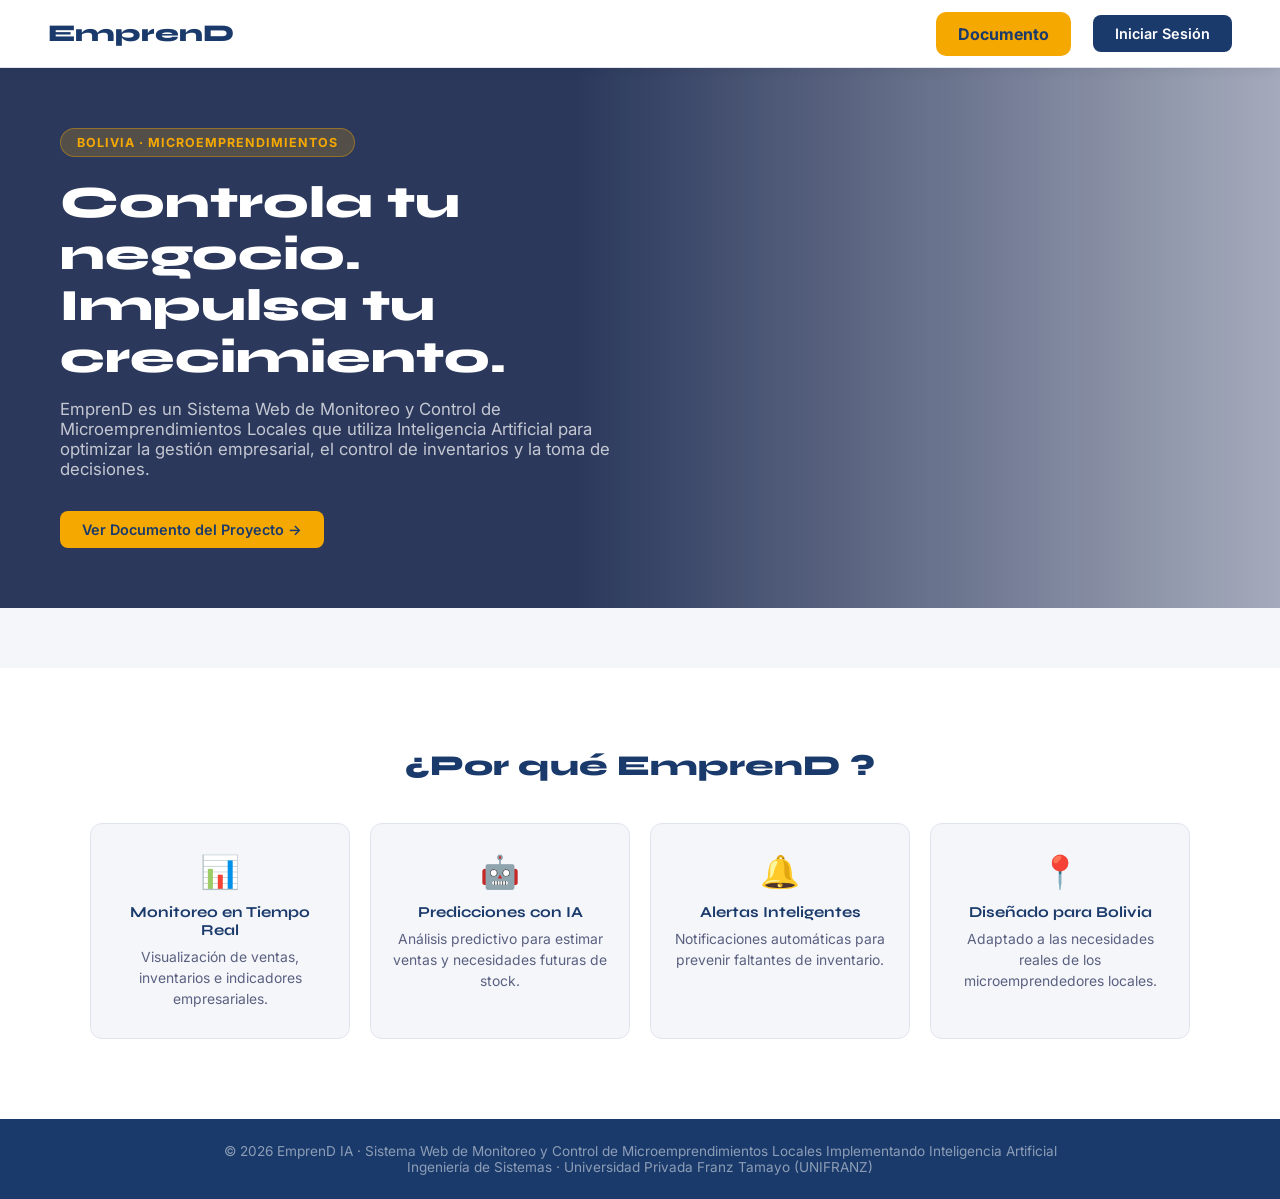
<file: index.html>
<!DOCTYPE html>
<html lang="es">

<head>
  <meta charset="UTF-8">
  <meta name="viewport" content="width=device-width, initial-scale=1.0">

  <title>EmprenD </title>

  <link rel="preconnect" href="https://fonts.googleapis.com">

  <link href="https://fonts.googleapis.com/css2?family=Inter:wght@400;500;600;700&family=Syne:wght@700;800&display=swap" rel="stylesheet">

  <link rel="stylesheet" href="style.css">

</head>

<body>

  <!-- NAVBAR -->

  <nav class="navbar">

    <div class="nav-brand">
      EmprenD <span></span>
    </div>



<div class="nav-right">

  <a href="documento.html" class="btn-documento">
    Documento
  </a>

  <a href="login.html" class="btn-login">
    Iniciar Sesión
  </a>

</div>

  </nav>

  <!-- HERO -->

  <section class="hero">

    <div class="hero-texto">

      <span class="hero-tag">
        Bolivia · Microemprendimientos
      </span>

      <h1>
        Controla tu negocio.<br>
        Impulsa tu crecimiento.
      </h1>

      <p>
        EmprenD  es un Sistema Web de Monitoreo y Control
        de Microemprendimientos Locales que utiliza Inteligencia
        Artificial para optimizar la gestión empresarial,
        el control de inventarios y la toma de decisiones.
      </p>

      <a href="documento.html" class="btn-amarillo">
        Ver Documento del Proyecto →
      </a>

    </div>

  </section>



  <!-- ACERCA-->

  <section class="features" id="features">

    <div class="container">

      <h2>¿Por qué EmprenD ?</h2>

      <div class="features-grid">

        <div class="feature-card">

          <div class="feature-icon">📊</div>

          <h4>Monitoreo en Tiempo Real</h4>

          <p>
            Visualización de ventas, inventarios
            e indicadores empresariales.
          </p>

        </div>

        <div class="feature-card">

          <div class="feature-icon">🤖</div>

          <h4>Predicciones con IA</h4>

          <p>
            Análisis predictivo para estimar ventas
            y necesidades futuras de stock.
          </p>

        </div>

        <div class="feature-card">

          <div class="feature-icon">🔔</div>

          <h4>Alertas Inteligentes</h4>

          <p>
            Notificaciones automáticas para prevenir
            faltantes de inventario.
          </p>

        </div>

        <div class="feature-card">

          <div class="feature-icon">📍</div>

          <h4>Diseñado para Bolivia</h4>

          <p>
            Adaptado a las necesidades reales de los
            microemprendedores locales.
          </p>

        </div>

      </div>

    </div>

  </section>

  <!-- OBJETIVOS -->

  <section class="sobre-proyecto">


  </section>

  <!-- FOOTER -->

  <footer class="footer">

    <p>
      © 2026 EmprenD IA · Sistema Web de Monitoreo y Control
      de Microemprendimientos Locales Implementando Inteligencia Artificial
    </p>

    <p>
      Ingeniería de Sistemas · Universidad Privada Franz Tamayo (UNIFRANZ)
    </p>

  </footer>

</body>

</html>
</file>
<file: style.css>
*, *::before, *::after { box-sizing: border-box; margin: 0; padding: 0; }

:root {
  --azul: #1a3a6b;
  --azul-claro: #2255a4;
  --azul-oscuro: #0d1f4a;
  --amarillo: #f5a800;
  --amarillo-hover: #d99200;
  --blanco: #ffffff;
  --gris: #f5f6fa;
  --gris-borde: #e0e4ed;
  --texto: #1a1d2e;
  --texto-suave: #5a6080;
  --verde: #22c55e;
  --rojo: #ef4444;
  --radio: 12px;
}

html { scroll-behavior: smooth; }
body { font-family: 'Inter', sans-serif; background: var(--gris); color: var(--texto); }

/* ══════════════════════════════════════════
   NAVBAR
══════════════════════════════════════════ */
.navbar {
  position: fixed; top: 0; left: 0; right: 0; z-index: 100;
  display: flex; align-items: center; justify-content: space-between;
  padding: 0 48px; height: 68px;
  background: var(--blanco);
  border-bottom: 1px solid var(--gris-borde);
  box-shadow: 0 2px 12px rgba(0,0,0,0.07);
}
.nav-brand { font-family: 'Syne', sans-serif; font-size: 1.5rem; font-weight: 800; color: var(--azul); }
.nav-brand span { color: var(--amarillo); }
.nav-center { display: flex; gap: 32px; }
.nav-center a { text-decoration: none; color: var(--texto-suave); font-weight: 500; font-size: 0.95rem; transition: color 0.2s; }
.nav-center a:hover { color: var(--azul); }
.nav-right { display: flex; gap: 12px; align-items: center; }
.nav-bienvenida { font-size: 0.88rem; font-weight: 600; color: var(--azul); }

/* ══════════════════════════════════════════
   BOTONES
══════════════════════════════════════════ */
.btn-login, .btn-amarillo {
  background: var(--azul); color: var(--blanco);
  border: none; padding: 10px 22px; border-radius: 8px;
  font-family: 'Inter', sans-serif; font-size: 0.9rem; font-weight: 600;
  cursor: pointer; text-decoration: none; display: inline-block;
  transition: background 0.2s, transform 0.15s;
}
.btn-login:hover { background: var(--amarillo); color: var(--azul); }
.btn-amarillo { background: var(--amarillo); color: var(--azul); }
.btn-amarillo:hover { background: var(--amarillo-hover); transform: translateY(-1px); }
.btn-amarillo.full { width: 100%; text-align: center; padding: 13px; font-size: 1rem; }
.btn-amarillo.sm { padding: 8px 16px; font-size: 0.85rem; }
.btn-azul {
  background: var(--azul); color: var(--blanco); border: none;
  padding: 10px 18px; border-radius: 8px;
  font-family: 'Inter', sans-serif; font-size: 0.9rem; font-weight: 600; cursor: pointer;
  transition: background 0.2s, transform 0.15s;
}
.btn-azul:hover { background: var(--azul-claro); transform: translateY(-1px); }
.btn-secundario {
  background: var(--gris); color: var(--texto); border: 1.5px solid var(--gris-borde);
  padding: 10px 18px; border-radius: 8px;
  font-family: 'Inter', sans-serif; font-size: 0.9rem; font-weight: 600; cursor: pointer;
}
.btn-secundario:hover { background: var(--gris-borde); }
.btn-suspender {
  background: #fee2e2; color: #991b1b; border: 1.5px solid #fca5a5;
  padding: 10px 18px; border-radius: 8px; font-weight: 600; cursor: pointer;
}
.btn-activar {
  background: #dcfce7; color: #166534; border: 1.5px solid #86efac;
  padding: 10px 18px; border-radius: 8px; font-weight: 600; cursor: pointer;
}
.btn-carrito {
  background: var(--azul); color: var(--blanco); border: none;
  padding: 10px 20px; border-radius: 8px; font-family: 'Inter', sans-serif;
  font-weight: 600; cursor: pointer; position: relative; font-size: 0.9rem;
}
.carrito-badge {
  background: var(--amarillo); color: var(--azul); border-radius: 100px;
  padding: 2px 7px; font-size: 0.75rem; font-weight: 800; margin-left: 6px;
}
.btn-upload {
  display: inline-block; background: var(--gris); border: 1.5px dashed var(--gris-borde);
  padding: 10px 18px; border-radius: 8px; font-size: 0.88rem; font-weight: 600;
  color: var(--azul); cursor: pointer; text-align: center; margin-top: 10px;
  transition: background 0.2s;
}
.btn-upload:hover { background: #e8eef7; }
.btn-guardar-foto {
  background: var(--amarillo); color: var(--azul); border: none;
  padding: 10px 18px; border-radius: 8px; font-weight: 700;
  cursor: pointer; margin-top: 10px; width: 100%;
}
.btn-config-accion {
  background: var(--azul); color: var(--blanco); border: none;
  padding: 11px 18px; border-radius: 8px; font-weight: 600;
  cursor: pointer; margin-top: 8px; width: 100%; font-size: 0.9rem;
}
.btn-config-accion:hover { background: var(--azul-claro); }

/* ══════════════════════════════════════════
   HERO LANDING
══════════════════════════════════════════ */
.hero {
  margin-top: 68px; min-height: 440px; position: relative;
  background: linear-gradient(to right, rgba(15,30,70,0.88) 45%, rgba(15,30,70,0.35) 100%),
    url('https://images.unsplash.com/photo-1556742049-0cfed4f6a45d?w=1600&q=80') center/cover no-repeat;
  display: flex; align-items: center; padding: 60px;
}
.hero-tag {
  display: inline-block; background: rgba(245,168,0,0.2); color: var(--amarillo);
  border: 1px solid rgba(245,168,0,0.4); border-radius: 100px;
  font-size: 0.78rem; font-weight: 700; letter-spacing: 0.08em;
  text-transform: uppercase; padding: 6px 16px; margin-bottom: 20px;
}
.hero-texto { max-width: 560px; }
.hero-texto h1 { font-family: 'Syne', sans-serif; font-size: clamp(2rem, 3.5vw, 3rem); font-weight: 800; color: var(--blanco); line-height: 1.15; margin-bottom: 16px; }
.hero-texto p { color: rgba(255,255,255,0.72); font-size: 1.05rem; margin-bottom: 32px; }

/* ══════════════════════════════════════════
   PANEL REGISTRO LANDING
══════════════════════════════════════════ */
.panel-registro {
  max-width: 1100px; margin: -28px auto 0; position: relative; z-index: 10;
  background: var(--blanco); border-radius: var(--radio);
  box-shadow: 0 8px 40px rgba(0,0,0,0.10); padding: 28px 32px;
}
.panel-inner h3 { font-family: 'Syne', sans-serif; font-size: 1rem; color: var(--azul); margin-bottom: 18px; }
.form-fila { display: flex; gap: 14px; align-items: flex-end; flex-wrap: wrap; }
.form-campo { flex: 1; min-width: 160px; display: flex; flex-direction: column; gap: 5px; }
.form-campo label { font-size: 0.75rem; font-weight: 700; color: var(--texto-suave); text-transform: uppercase; letter-spacing: 0.05em; }
.form-campo input, .form-campo select {
  padding: 12px 14px; border: 1.5px solid var(--gris-borde); border-radius: 9px;
  font-family: 'Inter', sans-serif; font-size: 0.93rem; color: var(--texto);
  background: var(--gris); outline: none; transition: border-color 0.2s;
}
.form-campo input:focus, .form-campo select:focus { border-color: var(--azul); background: var(--blanco); }

/* ══════════════════════════════════════════
   FEATURES LANDING
══════════════════════════════════════════ */
.features { padding: 80px 48px; background: var(--blanco); margin-top: 60px; }
.container { max-width: 1100px; margin: 0 auto; }
.features h2 { font-family: 'Syne', sans-serif; font-size: 1.8rem; font-weight: 800; color: var(--azul); text-align: center; margin-bottom: 40px; }
.features-grid { display: grid; grid-template-columns: repeat(4, 1fr); gap: 20px; }
.feature-card { background: var(--gris); border: 1.5px solid var(--gris-borde); border-radius: var(--radio); padding: 28px 22px; text-align: center; transition: box-shadow 0.2s, transform 0.2s; }
.feature-card:hover { box-shadow: 0 8px 30px rgba(26,58,107,0.12); transform: translateY(-4px); }
.feature-icon { font-size: 2rem; margin-bottom: 12px; }
.feature-card h4 { font-family: 'Syne', sans-serif; font-size: 0.95rem; color: var(--azul); margin-bottom: 8px; }
.feature-card p { color: var(--texto-suave); font-size: 0.87rem; line-height: 1.5; }

/* ══════════════════════════════════════════
   LOGIN
══════════════════════════════════════════ */
.login-page { background: var(--gris); min-height: 100vh; display: flex; align-items: center; justify-content: center; }
.login-split { display: flex; width: 100%; max-width: 900px; min-height: 560px; border-radius: 20px; overflow: hidden; box-shadow: 0 24px 64px rgba(0,0,0,0.14); }
.login-left { flex: 1; background: linear-gradient(135deg, #0d1f4a, #1a3a6b); padding: 52px 44px; display: flex; flex-direction: column; justify-content: center; gap: 20px; }
.login-brand { font-family: 'Syne', sans-serif; font-size: 1.8rem; font-weight: 800; color: var(--blanco); }
.login-brand span { color: var(--amarillo); }
.login-left h2 { font-family: 'Syne', sans-serif; font-size: 1.5rem; color: var(--blanco); }
.login-left p { color: rgba(255,255,255,0.65); font-size: 0.95rem; }
.roles-info { display: flex; flex-direction: column; gap: 10px; margin-top: 10px; }
.rol-chip { background: rgba(255,255,255,0.1); border: 1px solid rgba(255,255,255,0.2); border-radius: 8px; padding: 10px 16px; color: var(--blanco); font-size: 0.9rem; font-weight: 500; }
.login-right { flex: 1; background: var(--blanco); padding: 44px 40px; display: flex; flex-direction: column; gap: 20px; }
.login-tabs { display: flex; border-bottom: 2px solid var(--gris-borde); margin-bottom: 8px; }
.ltab { flex: 1; background: none; border: none; padding: 14px; font-family: 'Inter', sans-serif; font-size: 0.95rem; font-weight: 600; color: var(--texto-suave); cursor: pointer; border-bottom: 3px solid transparent; margin-bottom: -2px; transition: all 0.2s; }
.ltab.active { color: var(--amarillo); border-bottom: 3px solid var(--amarillo); }
.ltab-content { display: none; flex-direction: column; gap: 14px; }
.ltab-content.activo { display: flex; }
.input-group { display: flex; flex-direction: column; gap: 5px; }
.input-group label { font-size: 0.75rem; font-weight: 700; color: var(--texto-suave); text-transform: uppercase; letter-spacing: 0.05em; }
.input-group input, .input-group select { padding: 12px 14px; border: 1.5px solid var(--gris-borde); border-radius: 9px; font-family: 'Inter', sans-serif; font-size: 0.95rem; outline: none; transition: border-color 0.2s; }
.input-group input:focus, .input-group select:focus { border-color: var(--azul); }

/* ══════════════════════════════════════════
   DASHBOARD GENERAL
══════════════════════════════════════════ */
.dashboard-page { display: flex; min-height: 100vh; background: var(--gris); }
.sidebar { width: 240px; background: linear-gradient(180deg, #0d1f4a, #1a3a6b); display: flex; flex-direction: column; padding: 28px 0; position: fixed; top: 0; bottom: 0; z-index: 50; overflow-y: auto; }
.sidebar-brand { font-family: 'Syne', sans-serif; font-size: 1.3rem; font-weight: 800; color: var(--blanco); padding: 0 24px 28px; border-bottom: 1px solid rgba(255,255,255,0.1); }
.sidebar-brand span { color: var(--amarillo); }
.sidebar-nav { display: flex; flex-direction: column; gap: 4px; padding: 20px 12px; flex: 1; }
.snav { display: block; padding: 11px 16px; border-radius: 9px; color: rgba(255,255,255,0.65); font-size: 0.88rem; font-weight: 500; text-decoration: none; border: none; background: none; cursor: pointer; text-align: left; width: 100%; transition: all 0.2s; }
.snav:hover, .snav.active { background: rgba(245,168,0,0.15); color: var(--amarillo); }
.sidebar-admin-info { display: flex; align-items: center; gap: 10px; padding: 16px 20px; border-top: 1px solid rgba(255,255,255,0.1); margin-top: auto; }
.admin-avatar-mini { display: flex; align-items: center; justify-content: center; }
.admin-texto-mini { display: flex; flex-direction: column; font-size: 0.82rem; color: rgba(255,255,255,0.85); overflow: hidden; }
.admin-texto-mini span { white-space: nowrap; overflow: hidden; text-overflow: ellipsis; }
.btn-cerrar { margin: 12px 12px 20px; background: rgba(239,68,68,0.15); color: #f87171; border: 1px solid rgba(239,68,68,0.25); border-radius: 9px; padding: 11px; font-family: 'Inter', sans-serif; font-size: 0.88rem; cursor: pointer; }
.dashboard-main { margin-left: 240px; flex: 1; padding: 36px 40px; }
.dash-header { display: flex; align-items: center; justify-content: space-between; margin-bottom: 32px; }
.dash-header h1 { font-family: 'Syne', sans-serif; font-size: 1.6rem; font-weight: 800; color: var(--azul); }
.dash-header p { color: var(--texto-suave); font-size: 0.9rem; margin-top: 4px; }
.user-badge { background: var(--azul); color: var(--blanco); padding: 8px 18px; border-radius: 100px; font-size: 0.85rem; font-weight: 600; display: flex; align-items: center; gap: 6px; }

/* ══════════════════════════════════════════
   SECCIONES / ANIMACIONES
══════════════════════════════════════════ */
.seccion { display: none; }
.seccion.activo { display: block; animation: aparecer 0.25s ease; }
@keyframes aparecer { from { opacity: 0; transform: translateY(8px); } to { opacity: 1; transform: translateY(0); } }

/* ══════════════════════════════════════════
   KPI CARDS
══════════════════════════════════════════ */
.kpi-grid { display: grid; grid-template-columns: repeat(auto-fit, minmax(180px, 1fr)); gap: 18px; margin-bottom: 28px; }
.kpi-card { border-radius: var(--radio); padding: 24px 20px; display: flex; flex-direction: column; gap: 6px; }
.kpi-card.azul { background: linear-gradient(135deg, #1a3a6b, #2255a4); color: var(--blanco); }
.kpi-card.verde { background: linear-gradient(135deg, #166534, #22c55e); color: var(--blanco); }
.kpi-card.amarillo { background: linear-gradient(135deg, #92400e, #f5a800); color: var(--blanco); }
.kpi-card.rojo { background: linear-gradient(135deg, #991b1b, #ef4444); color: var(--blanco); }
.kpi-card.azul-oscuro { background: linear-gradient(135deg, #0d1f4a, #1a3a6b); color: var(--blanco); }
.kpi-num { font-family: 'Syne', sans-serif; font-size: 1.8rem; font-weight: 800; }
.kpi-lab { font-size: 0.82rem; opacity: 0.85; }

/* ══════════════════════════════════════════
   TABLAS
══════════════════════════════════════════ */
.tabla-card { background: var(--blanco); border-radius: var(--radio); border: 1.5px solid var(--gris-borde); padding: 24px; margin-bottom: 24px; }
.tabla-card h3 { font-family: 'Syne', sans-serif; font-size: 1rem; color: var(--azul); margin-bottom: 18px; }
.tabla-card-header { display: flex; justify-content: space-between; align-items: center; margin-bottom: 16px; }
.tabla-header { display: flex; justify-content: space-between; align-items: center; margin-bottom: 16px; }
.tabla-header h3 { margin-bottom: 0; }
.tabla { width: 100%; border-collapse: collapse; font-size: 0.88rem; }
.tabla thead tr { border-bottom: 2px solid var(--gris-borde); }
.tabla th { padding: 10px 14px; text-align: left; font-size: 0.75rem; font-weight: 700; color: var(--texto-suave); text-transform: uppercase; letter-spacing: 0.05em; }
.tabla td { padding: 12px 14px; border-bottom: 1px solid var(--gris-borde); color: var(--texto); }
.tabla tbody tr:last-child td { border-bottom: none; }
.tabla tbody tr:hover { background: var(--gris); }
.cargando { text-align: center; color: var(--texto-suave); padding: 24px; }

/* ══════════════════════════════════════════
   BADGES
══════════════════════════════════════════ */
.badge { display: inline-block; padding: 3px 10px; border-radius: 100px; font-size: 0.75rem; font-weight: 700; }
.badge-verde { background: #dcfce7; color: #166534; }
.badge-rojo { background: #fee2e2; color: #991b1b; }
.badge-amarillo { background: #fef3c7; color: #92400e; }
.badge-azul { background: #dbeafe; color: #1e40af; }
.badge-estado { display: inline-block; padding: 4px 12px; border-radius: 100px; font-size: 0.75rem; font-weight: 700; }

/* ══════════════════════════════════════════
   FORM INLINE
══════════════════════════════════════════ */
.form-inline { display: flex; gap: 10px; flex-wrap: wrap; align-items: center; padding: 16px; background: var(--gris); border-radius: 9px; margin-bottom: 16px; }
.form-inline input, .form-inline select { padding: 10px 13px; border: 1.5px solid var(--gris-borde); border-radius: 8px; font-family: 'Inter', sans-serif; font-size: 0.9rem; outline: none; }
.oculto { display: none !important; }

/* ══════════════════════════════════════════
   ALERTAS LISTA
══════════════════════════════════════════ */
.alertas-lista { display: flex; flex-direction: column; gap: 10px; }
.alerta-item { display: flex; align-items: center; gap: 14px; padding: 13px 16px; border-radius: 9px; background: var(--gris); border-left: 4px solid var(--amarillo); font-size: 0.9rem; }

/* ══════════════════════════════════════════
   BIENVENIDA EMPRENDEDOR
══════════════════════════════════════════ */
.bienvenida-banner { background: linear-gradient(135deg, #0d1f4a, #1a3a6b); border-radius: var(--radio); padding: 28px 32px; margin-bottom: 28px; display: flex; justify-content: space-between; align-items: center; flex-wrap: wrap; gap: 20px; }
.bienvenida-texto h2 { font-family: 'Syne', sans-serif; font-size: 1.5rem; color: var(--blanco); margin-bottom: 6px; }
.bienvenida-texto p { color: rgba(255,255,255,0.7); font-size: 0.9rem; }
.bienvenida-fecha { color: var(--amarillo) !important; font-size: 0.85rem !important; margin-top: 4px; }
.vista-badge { background: rgba(245,168,0,0.15); border: 1px solid rgba(245,168,0,0.3); border-radius: var(--radio); padding: 16px 24px; text-align: center; }
.vista-num { font-family: 'Syne', sans-serif; font-size: 2rem; font-weight: 800; color: var(--amarillo); display: block; }
.vista-lab { font-size: 0.8rem; color: rgba(255,255,255,0.7); display: block; margin-top: 4px; }

/* ══════════════════════════════════════════
   BIENVENIDA COMPRADOR
══════════════════════════════════════════ */
.bienvenida-comprador { background: linear-gradient(135deg, #0d1f4a, #1a3a6b); padding: 28px 48px; margin-top: 68px; }
.bienvenida-comprador h2 { font-family: 'Syne', sans-serif; font-size: 1.4rem; color: var(--blanco); }
.bienvenida-comprador p { color: rgba(255,255,255,0.7); font-size: 0.9rem; margin-top: 4px; }

/* ══════════════════════════════════════════
   COMPRADOR LAYOUT
══════════════════════════════════════════ */
.comprador-page { background: var(--gris); }
.comprador-layout { display: flex; min-height: calc(100vh - 68px - 80px); }
.tienda-main { flex: 1; padding: 32px 40px; }
.tienda-main h2 { font-family: 'Syne', sans-serif; font-size: 1.6rem; font-weight: 800; color: var(--azul); margin-bottom: 6px; }
.tienda-main .sub { color: var(--texto-suave); margin-bottom: 20px; }

/* TABS TIENDA */
.tienda-tabs { display: flex; gap: 8px; margin-bottom: 24px; border-bottom: 2px solid var(--gris-borde); padding-bottom: 0; }
.tab-btn { background: none; border: none; padding: 12px 20px; font-family: 'Inter', sans-serif; font-size: 0.9rem; font-weight: 600; color: var(--texto-suave); cursor: pointer; border-bottom: 3px solid transparent; margin-bottom: -2px; transition: all 0.2s; }
.tab-btn.active { color: var(--amarillo); border-bottom-color: var(--amarillo); }
.tab-contenido { display: none; }
.tab-contenido.activo { display: block; animation: aparecer 0.2s ease; }

/* FILTROS */
.filtros-bar { margin-bottom: 20px; display: flex; flex-direction: column; gap: 12px; }
.filtro-input { padding: 12px 16px; border: 1.5px solid var(--gris-borde); border-radius: 10px; font-family: 'Inter', sans-serif; font-size: 0.93rem; outline: none; width: 100%; max-width: 420px; }
.filtro-input:focus { border-color: var(--azul); }
.categorias-scroll { display: flex; gap: 8px; flex-wrap: wrap; }
.cat-btn { background: var(--blanco); border: 1.5px solid var(--gris-borde); border-radius: 100px; padding: 7px 16px; font-size: 0.82rem; font-weight: 600; color: var(--texto-suave); cursor: pointer; transition: all 0.2s; white-space: nowrap; }
.cat-btn:hover, .cat-btn.active { background: var(--azul); color: var(--blanco); border-color: var(--azul); }

/* PRODUCTOS GRID */
.productos-grid { display: grid; grid-template-columns: repeat(auto-fill, minmax(220px, 1fr)); gap: 20px; }
.producto-card { background: var(--blanco); border-radius: var(--radio); border: 1.5px solid var(--gris-borde); padding: 0; display: flex; flex-direction: column; overflow: hidden; transition: box-shadow 0.2s, transform 0.2s; }
.producto-card:hover { box-shadow: 0 8px 24px rgba(26,58,107,0.12); transform: translateY(-3px); }
.prod-card-img { width: 100%; height: 160px; object-fit: cover; background: var(--gris); display: flex; align-items: center; justify-content: center; font-size: 3rem; }
.prod-card-img img { width: 100%; height: 160px; object-fit: cover; }
.prod-card-body { padding: 16px; display: flex; flex-direction: column; gap: 8px; flex: 1; }
.prod-nombre { font-family: 'Syne', sans-serif; font-size: 0.95rem; font-weight: 700; color: var(--azul); }
.prod-negocio { font-size: 0.78rem; color: var(--texto-suave); }
.prod-desc { font-size: 0.84rem; color: var(--texto-suave); line-height: 1.4; }
.prod-precio { font-family: 'Syne', sans-serif; font-size: 1.25rem; font-weight: 800; color: var(--amarillo); }
.prod-precio span { font-size: 0.75rem; font-weight: 400; color: var(--texto-suave); }
.prod-cat-badge { display: inline-block; background: #dbeafe; color: #1e40af; padding: 3px 10px; border-radius: 100px; font-size: 0.72rem; font-weight: 700; }
.prod-card-btns { display: flex; gap: 8px; padding: 0 16px 16px; }
.prod-card-btns button { flex: 1; padding: 9px; font-size: 0.82rem; border-radius: 8px; font-weight: 600; cursor: pointer; border: none; }
.btn-ver-prod { background: var(--gris); color: var(--azul); border: 1.5px solid var(--gris-borde) !important; }
.btn-agregar-prod { background: var(--amarillo); color: var(--azul); }
.cargando-cards { grid-column: 1/-1; text-align: center; padding: 40px; color: var(--texto-suave); }

/* CARRITO */
.carrito-panel { width: 320px; background: var(--blanco); border-left: 1.5px solid var(--gris-borde); padding: 28px 24px; display: flex; flex-direction: column; gap: 16px; position: sticky; top: 68px; height: calc(100vh - 68px - 80px); overflow-y: auto; }
.carrito-panel h3 { font-family: 'Syne', sans-serif; font-size: 1.1rem; color: var(--azul); }
.carrito-items { flex: 1; display: flex; flex-direction: column; gap: 12px; }
.carrito-vacio { color: var(--texto-suave); font-size: 0.9rem; text-align: center; margin-top: 20px; }
.carrito-item { display: flex; justify-content: space-between; align-items: center; padding: 12px; background: var(--gris); border-radius: 9px; font-size: 0.88rem; gap: 8px; }
.carrito-item-info { flex: 1; }
.carrito-item-nombre { font-weight: 600; color: var(--texto); }
.carrito-item-precio { color: var(--texto-suave); font-size: 0.82rem; }
.carrito-item-precio strong { color: var(--amarillo); }
.btn-quitar { background: none; border: none; color: var(--rojo); font-size: 1.1rem; cursor: pointer; }
.carrito-footer { border-top: 1.5px solid var(--gris-borde); padding-top: 16px; display: flex; flex-direction: column; gap: 12px; }
.carrito-total { display: flex; justify-content: space-between; align-items: center; font-size: 1rem; }
.carrito-total strong { font-family: 'Syne', sans-serif; font-size: 1.3rem; color: var(--azul); }

/* ══════════════════════════════════════════
   CATALOGO PRODUCTOS EMPRENDEDOR
══════════════════════════════════════════ */
.catalogo-grid { display: grid; grid-template-columns: repeat(auto-fill, minmax(200px, 1fr)); gap: 18px; margin-top: 16px; }
.catalogo-card { background: var(--blanco); border: 1.5px solid var(--gris-borde); border-radius: var(--radio); overflow: hidden; transition: box-shadow 0.2s, transform 0.2s; }
.catalogo-card:hover { box-shadow: 0 6px 20px rgba(26,58,107,0.1); transform: translateY(-2px); }
.catalogo-card-img { width: 100%; height: 140px; object-fit: cover; background: var(--gris); display: flex; align-items: center; justify-content: center; font-size: 2.5rem; }
.catalogo-card-img img { width: 100%; height: 140px; object-fit: cover; }
.catalogo-card-body { padding: 14px; }
.catalogo-card-body h4 { font-family: 'Syne', sans-serif; font-size: 0.9rem; color: var(--azul); margin-bottom: 4px; }
.catalogo-card-body .precio { font-family: 'Syne', sans-serif; font-size: 1.1rem; font-weight: 800; color: var(--amarillo); margin: 6px 0; }
.catalogo-card-body .cat { font-size: 0.75rem; color: var(--texto-suave); }
.catalogo-card-btns { display: flex; gap: 6px; padding: 0 14px 14px; }
.catalogo-card-btns button { flex: 1; padding: 8px; font-size: 0.8rem; border-radius: 7px; border: none; cursor: pointer; font-weight: 600; }

/* FORM PRODUCTO */
.form-producto { background: var(--gris); border-radius: var(--radio); padding: 20px; margin-bottom: 20px; border: 1.5px solid var(--gris-borde); }
.form-producto-grid { display: grid; grid-template-columns: 160px 1fr; gap: 20px; }
.form-foto-col { display: flex; flex-direction: column; align-items: center; gap: 10px; }
.foto-drop-label { cursor: pointer; display: block; }
.foto-drop-placeholder { width: 140px; height: 140px; border: 2px dashed var(--gris-borde); border-radius: var(--radio); display: flex; flex-direction: column; align-items: center; justify-content: center; gap: 8px; color: var(--texto-suave); font-size: 0.8rem; text-align: center; background: var(--blanco); }
.foto-drop-placeholder span { font-size: 2rem; }
.form-datos-col { display: flex; flex-direction: column; gap: 10px; }
.form-btns { display: flex; gap: 10px; margin-top: 4px; }

/* CONFIG INPUTS */
.config-input { width: 100%; padding: 11px 14px; border: 1.5px solid var(--gris-borde); border-radius: 9px; font-family: 'Inter', sans-serif; font-size: 0.9rem; outline: none; margin-bottom: 8px; transition: border-color 0.2s; }
.config-input:focus { border-color: var(--azul); }
.config-grid { display: grid; grid-template-columns: repeat(auto-fit, minmax(280px, 1fr)); gap: 20px; }
.config-card { background: var(--blanco); border-radius: var(--radio); border: 1.5px solid var(--gris-borde); padding: 24px; }
.config-card h3 { font-family: 'Syne', sans-serif; font-size: 1rem; color: var(--azul); margin-bottom: 16px; }
.config-form { display: flex; flex-direction: column; gap: 6px; }
.config-form label { font-size: 0.75rem; font-weight: 700; color: var(--texto-suave); text-transform: uppercase; letter-spacing: 0.05em; }
.config-hint { font-size: 0.8rem; color: var(--texto-suave); margin-top: 6px; line-height: 1.5; }
.config-msg { font-size: 0.85rem; min-height: 18px; margin-top: 4px; }
.foto-perfil-container { display: flex; flex-direction: column; align-items: center; gap: 10px; text-align: center; }
.foto-preview-wrap { position: relative; }

/* ══════════════════════════════════════════
   EXPORT BAR
══════════════════════════════════════════ */
.export-bar { display: flex; gap: 12px; align-items: center; margin-bottom: 20px; flex-wrap: wrap; }
.btn-export { padding: 10px 20px; border-radius: 8px; border: none; font-weight: 700; font-size: 0.88rem; cursor: pointer; transition: transform 0.15s; }
.btn-export.pdf { background: #fee2e2; color: #991b1b; }
.btn-export.excel { background: #dcfce7; color: #166534; }
.btn-export:hover { transform: translateY(-1px); }
.export-info { font-size: 0.8rem; color: var(--texto-suave); }

/* ══════════════════════════════════════════
   IA ANÁLISIS
══════════════════════════════════════════ */
.ia-ventas-grid { display: grid; grid-template-columns: 1fr 1fr; gap: 20px; margin-bottom: 20px; }
.ia-grafico-wrap { background: var(--gris); border-radius: var(--radio); padding: 16px; }
.ia-grafico-wrap h4 { font-size: 0.9rem; color: var(--azul); margin-bottom: 12px; }
.ia-analisis-box { background: linear-gradient(135deg, #0d1f4a, #1a3a6b); border-radius: var(--radio); padding: 24px; color: var(--blanco); font-size: 0.9rem; line-height: 1.7; }
.ia-loading { color: var(--amarillo); font-weight: 600; }
.ia-modal-box { background: var(--gris); border-radius: 9px; padding: 16px; font-size: 0.88rem; color: var(--texto); line-height: 1.6; border-left: 4px solid var(--amarillo); margin-top: 8px; }
.chart-container { display: flex; justify-content: center; align-items: center; }

/* ══════════════════════════════════════════
   MODAL
══════════════════════════════════════════ */
.modal-overlay { position: fixed; inset: 0; background: rgba(0,0,0,0.5); z-index: 200; display: flex; align-items: center; justify-content: center; padding: 20px; }
.modal-box { background: var(--blanco); border-radius: 16px; max-width: 560px; width: 100%; max-height: 90vh; overflow-y: auto; box-shadow: 0 24px 64px rgba(0,0,0,0.2); }
.modal-box-wide { max-width: 800px; }
.modal-producto-detalle { max-width: 700px; }
.modal-header { display: flex; justify-content: space-between; align-items: center; padding: 20px 24px; border-bottom: 1.5px solid var(--gris-borde); }
.modal-header h3 { font-family: 'Syne', sans-serif; font-size: 1.1rem; color: var(--azul); }
.modal-close { background: none; border: none; font-size: 1.3rem; cursor: pointer; color: var(--texto-suave); }
.modal-body { padding: 24px; display: flex; flex-direction: column; gap: 14px; }
.modal-footer { padding: 16px 24px; border-top: 1.5px solid var(--gris-borde); display: flex; gap: 10px; justify-content: flex-end; }
.modal-lista { display: flex; flex-direction: column; gap: 8px; max-height: 200px; overflow-y: auto; }

/* ORDEN DETALLE */
.orden-detalle-grid { display: grid; grid-template-columns: 1fr 1fr; gap: 16px; }
.orden-detalle-grid h4 { font-size: 0.82rem; font-weight: 700; color: var(--texto-suave); text-transform: uppercase; margin-bottom: 6px; }

/* PRODUCTO DETALLE */
.prod-detalle-grid { display: grid; grid-template-columns: 1fr 1fr; gap: 24px; }
.prod-detalle-info { display: flex; flex-direction: column; gap: 12px; }
.prod-precio-grande { font-family: 'Syne', sans-serif; font-size: 1.8rem; font-weight: 800; color: var(--amarillo); }
.prod-desc-detalle { font-size: 0.9rem; color: var(--texto-suave); line-height: 1.6; }
.prod-emprendedor-label { font-size: 0.85rem; color: var(--texto-suave); }
.detalle-seccion { border-top: 1.5px solid var(--gris-borde); padding-top: 12px; }
.detalle-seccion h4 { font-size: 0.85rem; font-weight: 700; color: var(--azul); margin-bottom: 10px; }

/* ══════════════════════════════════════════
   MÉTODOS DE PAGO
══════════════════════════════════════════ */
.metodos-pago-btns { display: flex; gap: 10px; flex-wrap: wrap; }
.btn-metodo-pago { padding: 10px 18px; border-radius: 9px; border: 2px solid var(--gris-borde); background: var(--blanco); font-weight: 600; font-size: 0.88rem; cursor: pointer; transition: all 0.2s; }
.btn-metodo-pago:hover, .btn-metodo-pago.activo { border-color: var(--amarillo); background: #fef3c7; color: var(--azul); }
.qr-lista { display: flex; flex-wrap: wrap; gap: 12px; margin-bottom: 12px; }
.qr-item { position: relative; }
.qr-item img { width: 100px; height: 100px; object-fit: cover; border-radius: 9px; border: 2px solid var(--gris-borde); }
.qr-eliminar { position: absolute; top: -6px; right: -6px; background: var(--rojo); color: var(--blanco); border: none; border-radius: 50%; width: 20px; height: 20px; font-size: 0.7rem; cursor: pointer; display: flex; align-items: center; justify-content: center; }
.qr-agregar { margin-top: 8px; }
.qr-imagenes-wrap { display: flex; gap: 12px; flex-wrap: wrap; justify-content: center; margin-top: 8px; }
.qr-imagenes-wrap img { width: 140px; height: 140px; object-fit: cover; border-radius: 9px; border: 2px solid var(--amarillo); }
.entrega-form { display: flex; gap: 10px; align-items: center; flex-wrap: wrap; margin-top: 12px; }
.entregas-lista { display: flex; flex-wrap: wrap; gap: 8px; margin-bottom: 12px; }
.entrega-chip { background: var(--gris); border: 1.5px solid var(--gris-borde); border-radius: 100px; padding: 6px 14px; font-size: 0.82rem; font-weight: 600; display: flex; align-items: center; gap: 8px; }
.entrega-chip button { background: none; border: none; color: var(--rojo); cursor: pointer; font-size: 0.9rem; }
.entrega-opciones-lista { display: flex; flex-direction: column; gap: 6px; }
.entrega-opcion { background: var(--gris); border-radius: 8px; padding: 9px 14px; font-size: 0.85rem; font-weight: 500; cursor: pointer; border: 1.5px solid transparent; transition: all 0.2s; }
.entrega-opcion:hover, .entrega-opcion.seleccionada { border-color: var(--amarillo); background: #fef3c7; }

/* ══════════════════════════════════════════
   SWITCH TOGGLE
══════════════════════════════════════════ */
.efectivo-toggle-wrap { margin: 12px 0; }
.switch-label { display: flex; align-items: center; gap: 14px; cursor: pointer; font-size: 0.9rem; font-weight: 600; }
.switch-label input { display: none; }
.slider-toggle { width: 46px; height: 26px; background: var(--gris-borde); border-radius: 100px; position: relative; transition: background 0.2s; flex-shrink: 0; }
.slider-toggle::after { content: ''; position: absolute; width: 20px; height: 20px; background: var(--blanco); border-radius: 50%; top: 3px; left: 3px; transition: left 0.2s; box-shadow: 0 2px 4px rgba(0,0,0,0.2); }
.switch-label input:checked + .slider-toggle { background: var(--verde); }
.switch-label input:checked + .slider-toggle::after { left: 23px; }

/* ══════════════════════════════════════════
   COMPRADORES GRID
══════════════════════════════════════════ */
.compradores-grid { display: grid; grid-template-columns: repeat(auto-fill, minmax(240px, 1fr)); gap: 18px; }
.comprador-card { background: var(--blanco); border-radius: var(--radio); border: 1.5px solid var(--gris-borde); padding: 20px; display: flex; flex-direction: column; gap: 12px; transition: box-shadow 0.2s; }
.comprador-card:hover { box-shadow: 0 6px 20px rgba(26,58,107,0.1); }
.comprador-card-header { display: flex; align-items: center; gap: 12px; }
.comprador-avatar { width: 50px; height: 50px; border-radius: 50%; object-fit: cover; border: 2px solid var(--amarillo); background: var(--gris); display: flex; align-items: center; justify-content: center; font-size: 1.5rem; flex-shrink: 0; }
.comprador-nombre { font-family: 'Syne', sans-serif; font-size: 0.95rem; font-weight: 700; color: var(--azul); }
.comprador-id { font-size: 0.75rem; color: var(--texto-suave); }
.comprador-estado-dot { display: inline-block; width: 8px; height: 8px; border-radius: 50%; margin-right: 5px; }
.dot-activo { background: var(--verde); }
.dot-inactivo { background: var(--gris-borde); }
.comprador-stats { display: flex; gap: 12px; }
.comp-stat { flex: 1; text-align: center; background: var(--gris); border-radius: 8px; padding: 8px; }
.comp-stat-num { font-family: 'Syne', sans-serif; font-size: 1.1rem; font-weight: 800; color: var(--azul); display: block; }
.comp-stat-lab { font-size: 0.7rem; color: var(--texto-suave); }
.comprador-perfil-header { display: flex; align-items: center; gap: 16px; margin-bottom: 16px; padding-bottom: 16px; border-bottom: 1.5px solid var(--gris-borde); }

/* ══════════════════════════════════════════
   PERFILES EMPRENDEDORES (COMPRADOR)
══════════════════════════════════════════ */
.perfiles-emp-grid { display: grid; grid-template-columns: repeat(auto-fill, minmax(220px, 1fr)); gap: 18px; }
.perfil-emp-card { background: var(--blanco); border-radius: var(--radio); border: 1.5px solid var(--gris-borde); padding: 20px; text-align: center; display: flex; flex-direction: column; align-items: center; gap: 10px; cursor: pointer; transition: box-shadow 0.2s, transform 0.2s; }
.perfil-emp-card:hover { box-shadow: 0 8px 24px rgba(26,58,107,0.12); transform: translateY(-3px); }
.perfil-emp-avatar { width: 70px; height: 70px; border-radius: 50%; object-fit: cover; border: 3px solid var(--amarillo); background: var(--gris); display: flex; align-items: center; justify-content: center; font-size: 2rem; }
.perfil-emp-nombre { font-family: 'Syne', sans-serif; font-size: 0.95rem; font-weight: 700; color: var(--azul); }
.perfil-emp-cat { font-size: 0.8rem; color: var(--texto-suave); }
.rating-mini { display: flex; align-items: center; gap: 4px; font-size: 0.82rem; color: var(--amarillo); font-weight: 700; }

/* ══════════════════════════════════════════
   RATING / RESEÑAS
══════════════════════════════════════════ */
.rating-section { background: var(--gris); border-radius: var(--radio); padding: 16px; }
.rating-section h4 { font-size: 0.9rem; font-weight: 700; color: var(--azul); margin-bottom: 12px; }
.rating-display { display: flex; align-items: center; gap: 12px; margin-bottom: 16px; }
.rating-num { font-family: 'Syne', sans-serif; font-size: 2rem; font-weight: 800; color: var(--azul); }
.estrellas { display: flex; gap: 2px; }
.estrella { color: #d1d5db; font-size: 1.3rem; }
.estrella.llena { color: var(--amarillo); }
.estrellas-input { display: flex; gap: 4px; margin-bottom: 8px; }
.estrella-inp { font-size: 1.8rem; color: #d1d5db; cursor: pointer; transition: color 0.15s; }
.estrella-inp.seleccionada { color: var(--amarillo); }
.resenas-lista { display: flex; flex-direction: column; gap: 10px; max-height: 200px; overflow-y: auto; }
.resena-item { background: var(--blanco); border-radius: 9px; padding: 12px; font-size: 0.85rem; border: 1.5px solid var(--gris-borde); }
.resena-header { display: flex; justify-content: space-between; margin-bottom: 6px; }
.resena-autor { font-weight: 600; color: var(--azul); }
.resena-fecha { font-size: 0.75rem; color: var(--texto-suave); }
.resena-texto { color: var(--texto-suave); line-height: 1.5; }

/* ══════════════════════════════════════════
   RESUMEN PEDIDO
══════════════════════════════════════════ */
.resumen-pedido-lista { display: flex; flex-direction: column; gap: 8px; margin-bottom: 12px; }
.resumen-pedido-item { display: flex; justify-content: space-between; padding: 10px 14px; background: var(--gris); border-radius: 9px; font-size: 0.88rem; }
.resumen-total-row { display: flex; justify-content: space-between; align-items: center; padding: 12px 14px; border-top: 2px solid var(--gris-borde); font-size: 0.95rem; font-weight: 600; margin-bottom: 8px; }

/* ══════════════════════════════════════════
   NORMAS DEL SISTEMA
══════════════════════════════════════════ */
.normas-lista { display: flex; flex-direction: column; gap: 16px; }
.norma-item { display: flex; gap: 16px; align-items: flex-start; padding: 18px; background: var(--gris); border-radius: var(--radio); border: 1.5px solid var(--gris-borde); }
.norma-item.norma-advertencia { background: #fef3c7; border-color: var(--amarillo); }
.norma-num { width: 36px; height: 36px; border-radius: 50%; background: var(--azul); color: var(--blanco); display: flex; align-items: center; justify-content: center; font-family: 'Syne', sans-serif; font-weight: 800; font-size: 0.9rem; flex-shrink: 0; }
.norma-item strong { display: block; font-size: 0.95rem; color: var(--azul); margin-bottom: 6px; }
.norma-item p { font-size: 0.88rem; color: var(--texto-suave); line-height: 1.6; }

/* ══════════════════════════════════════════
   DOCUMENTO
══════════════════════════════════════════ */
.doc-page { display: flex; margin-top: 68px; min-height: calc(100vh - 68px); }
.doc-sidebar { width: 240px; background: var(--blanco); border-right: 1.5px solid var(--gris-borde); padding: 32px 20px; display: flex; flex-direction: column; gap: 10px; position: sticky; top: 68px; height: calc(100vh - 68px); overflow-y: auto; }
.doc-sidebar h4 { font-size: 0.72rem; font-weight: 700; color: var(--texto-suave); text-transform: uppercase; letter-spacing: 0.08em; margin: 10px 0 4px; }
.doc-sidebar hr { border: none; border-top: 1px solid var(--gris-borde); margin: 8px 0; }
.cap-btn { display: block; width: 100%; text-align: left; padding: 10px 14px; border-radius: 9px; background: none; border: 1.5px solid transparent; font-family: 'Inter', sans-serif; font-size: 0.88rem; font-weight: 500; color: var(--texto-suave); cursor: pointer; transition: all 0.2s; }
.cap-btn:hover, .cap-btn.active { background: var(--gris); color: var(--azul); border-color: var(--gris-borde); font-weight: 700; }
.doc-content { flex: 1; padding: 48px 60px; }
.cap-vista { display: none; animation: aparecer 0.25s ease; }
.cap-vista.activo { display: block; }
.cap-numero-big { font-family: 'Syne', sans-serif; font-size: 5rem; font-weight: 800; color: var(--gris-borde); line-height: 1; margin-bottom: 8px; }
.doc-content h2 { font-family: 'Syne', sans-serif; font-size: 1.8rem; font-weight: 800; color: var(--azul); margin-bottom: 10px; }
.cap-intro { color: var(--texto-suave); font-size: 1rem; margin-bottom: 32px; border-left: 4px solid var(--amarillo); padding-left: 16px; }
.cap-secciones { display: flex; flex-direction: column; gap: 24px; }
.cap-sec { background: var(--gris); border-radius: var(--radio); padding: 24px; border: 1.5px solid var(--gris-borde); }
.cap-sec h4 { font-family: 'Syne', sans-serif; font-size: 1rem; color: var(--azul); margin-bottom: 10px; border-bottom: 2px solid var(--azul); padding-bottom: 6px; }
.cap-sec h5 { font-size: 0.9rem; color: var(--azul-claro); margin: 12px 0 6px; font-weight: 700; }
.cap-sec p, .cap-sec li { color: var(--texto-suave); font-size: 0.93rem; line-height: 1.6; }
.cap-sec ul, .cap-sec ol { padding-left: 20px; display: flex; flex-direction: column; gap: 6px; }
.lista-definiciones { padding-left: 0 !important; }
.lista-definiciones li { list-style: none !important; }
.lista-definiciones strong { color: var(--azul); }
.tabla-doc { width: 100%; border-collapse: collapse; margin: 12px 0 20px; font-size: 0.85rem; background: var(--blanco); }
.tabla-doc th, .tabla-doc td { border: 1px solid var(--gris-borde); padding: 10px 12px; text-align: left; vertical-align: top; color: var(--texto); }
.tabla-doc th { background: var(--azul); color: var(--blanco); font-weight: 600; }
.tabla-doc tr:nth-child(even) td { background: var(--gris); }
.doc-figura { margin: 1.5rem 0 2rem; text-align: center; }
.doc-img { max-width: 100%; max-height: 480px; border: 1px solid var(--gris-borde); border-radius: 8px; box-shadow: 0 4px 16px rgba(0,0,0,0.1); display: block; margin: 0 auto; }
.doc-figura figcaption { margin-top: 0.55rem; font-size: 0.82rem; color: #6b7280; font-style: italic; }
.hero-title { margin-top: 68px; text-align: center; padding: 56px 24px 40px; background: linear-gradient(135deg, #0d1f4a, var(--azul)); color: var(--blanco); }
.hero-eyebrow { font-size: 0.78rem; letter-spacing: 1px; text-transform: uppercase; opacity: 0.8; margin-bottom: 12px; }
.hero-title h1 { font-family: 'Syne', sans-serif; font-weight: 800; font-size: clamp(1.5rem, 4vw, 2.4rem); max-width: 850px; margin: 0 auto 14px; line-height: 1.25; color: var(--blanco); }
.hero-meta { font-size: 0.9rem; opacity: 0.85; margin-bottom: 24px; }
.btn-exportar { background: var(--amarillo); color: var(--azul); border: none; padding: 12px 22px; border-radius: 10px; font-family: 'Inter', sans-serif; font-weight: 700; font-size: 0.9rem; cursor: pointer; transition: 0.2s; }
.btn-exportar:hover { background: var(--amarillo-hover); transform: translateY(-2px); }
.btn-documento { background: var(--amarillo); color: var(--azul); padding: 12px 22px; border-radius: 10px; text-decoration: none; font-weight: 700; transition: 0.3s; margin-right: 10px; }
.btn-documento:hover { transform: translateY(-2px); box-shadow: 0 5px 15px rgba(0,0,0,0.15); }
.pregunta-abr { background: var(--blanco); border-left: 4px solid var(--amarillo); padding: 16px 20px; border-radius: 9px; font-style: italic; color: var(--texto); margin-top: 10px; }
.enlaces-proyecto a { color: var(--azul-claro); font-weight: 600; }
code { background: var(--gris-borde); border-radius: 4px; padding: 0.1rem 0.35rem; font-size: 0.85em; color: #c0392b; }

/* ══════════════════════════════════════════
   MSG / FOOTER
══════════════════════════════════════════ */
.msg { font-size: 0.88rem; color: var(--verde); min-height: 18px; margin-top: 4px; }
.footer { background: var(--azul); color: rgba(255,255,255,0.5); text-align: center; padding: 24px; font-size: 0.85rem; }

/* ══════════════════════════════════════════
   RESPONSIVE
══════════════════════════════════════════ */
@media (max-width: 900px) {
  .navbar { padding: 0 20px; }
  .nav-center { display: none; }
  .hero { padding: 40px 24px; }
  .panel-registro { margin: -20px 16px 0; padding: 20px; }
  .form-fila { flex-direction: column; }
  .features { padding: 50px 24px; }
  .features-grid { grid-template-columns: repeat(2, 1fr); }
  .login-split { flex-direction: column; max-width: 420px; }
  .login-left { padding: 32px; }
  .sidebar { width: 200px; }
  .dashboard-main { margin-left: 200px; padding: 24px; }
  .comprador-layout { flex-direction: column; }
  .carrito-panel { width: 100%; position: static; height: auto; border-left: none; border-top: 1.5px solid var(--gris-borde); }
  .ia-ventas-grid { grid-template-columns: 1fr; }
  .prod-detalle-grid { grid-template-columns: 1fr; }
  .orden-detalle-grid { grid-template-columns: 1fr; }
  .form-producto-grid { grid-template-columns: 1fr; }
  .doc-page { flex-direction: column; }
  .doc-sidebar { width: 100%; position: static; height: auto; flex-direction: row; flex-wrap: wrap; }
  .doc-content { padding: 24px; }
  .bienvenida-comprador { padding: 20px 24px; }
  .tienda-main { padding: 20px 24px; }
}
@media (max-width: 600px) {
  .sidebar { width: 100%; position: static; flex-direction: row; flex-wrap: wrap; }
  .dashboard-main { margin-left: 0; padding: 16px; }
  .kpi-grid { grid-template-columns: 1fr 1fr; }
  .productos-grid { grid-template-columns: 1fr 1fr; }
  .config-grid { grid-template-columns: 1fr; }
  .modal-box { margin: 10px; }
}
</file>
